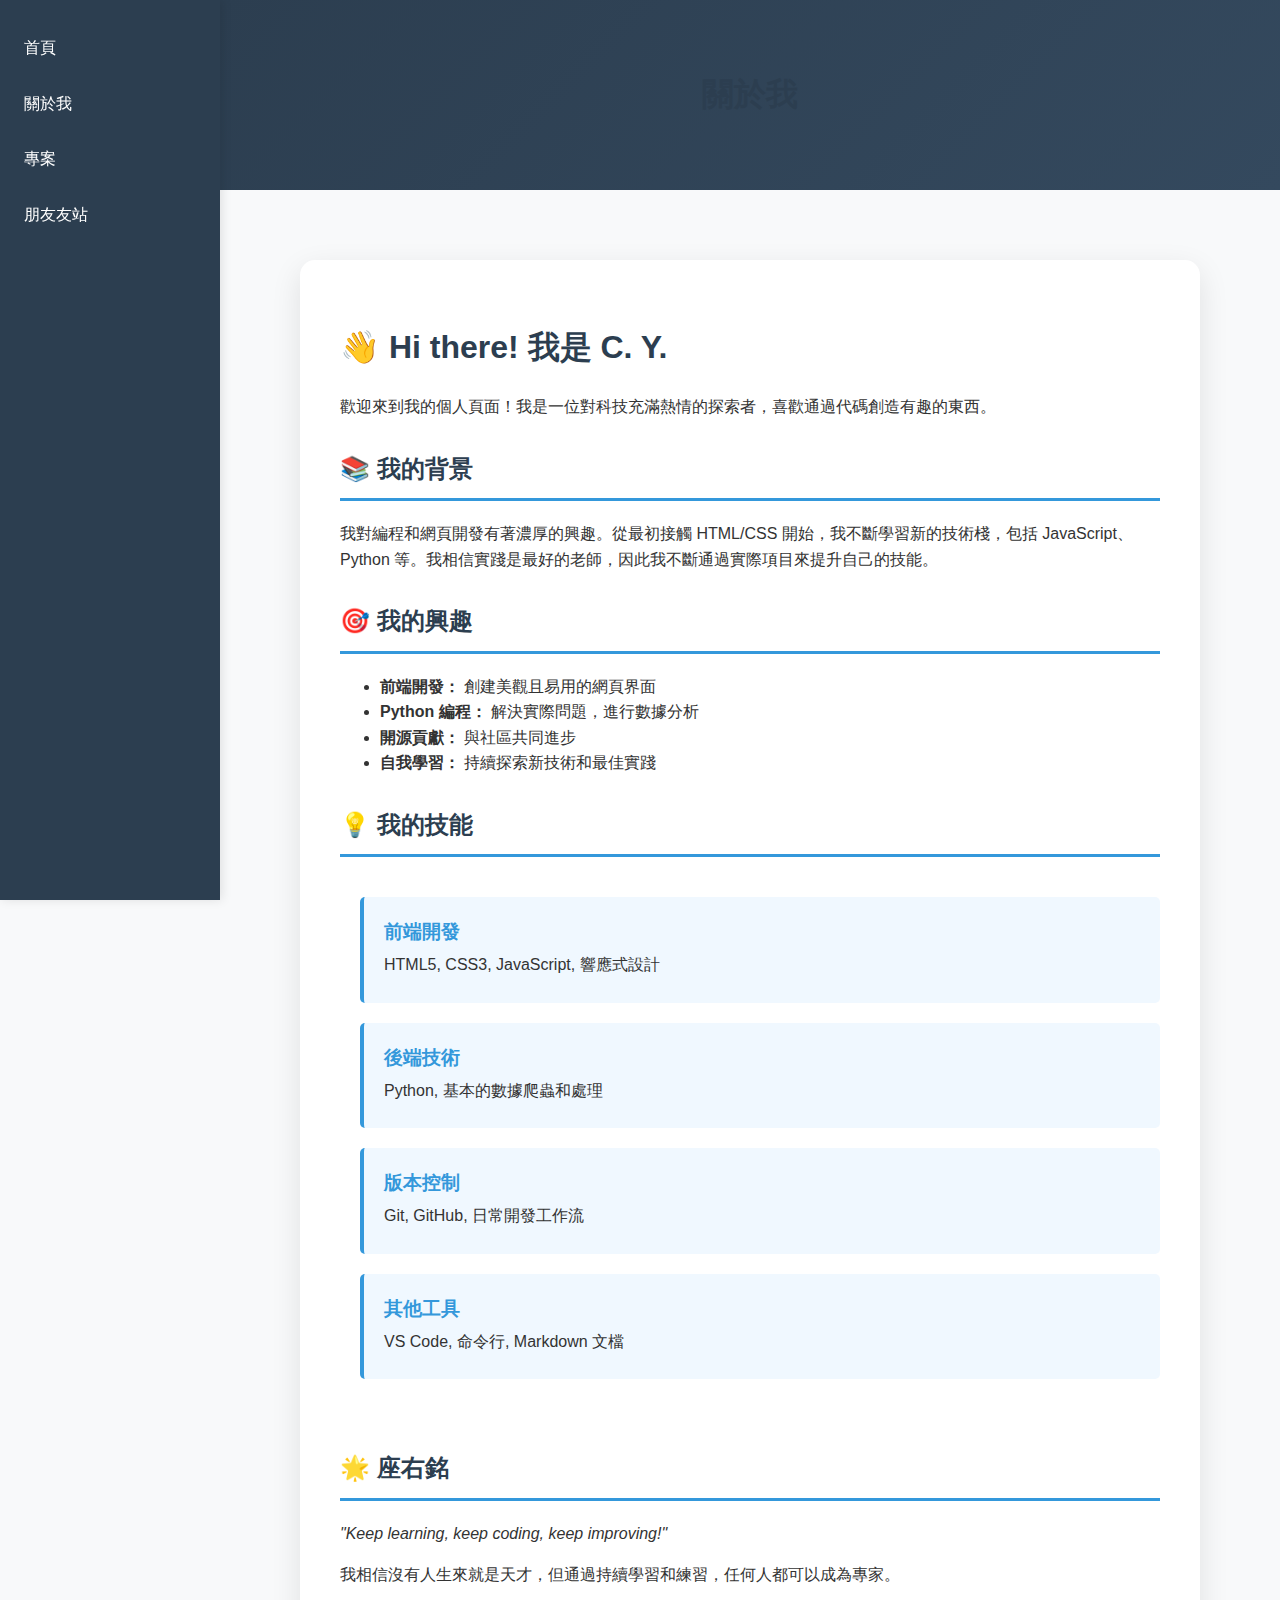
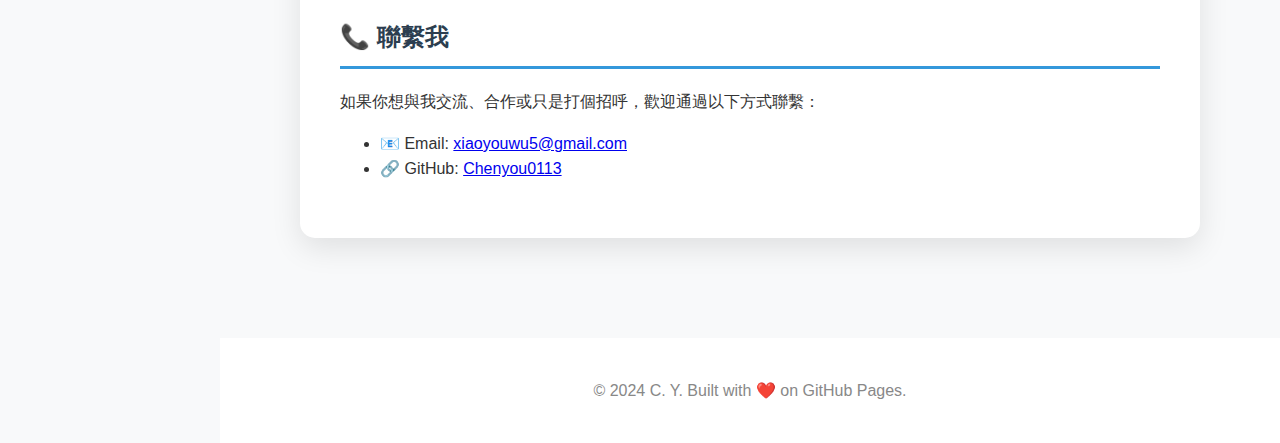
<file: about.html>
<!DOCTYPE html>
<html lang="zh-Hant">
<head>
    <meta charset="UTF-8">
    <meta name="viewport" content="width=device-width, initial-scale=1.0">
    <title>關於我 | C. Y.</title>
    <style>
        :root {
            --primary-color: #2c3e50;
            --accent-color: #3498db;
            --bg-color: #f8f9fa;
            --text-color: #333;
        }

        body {
            font-family: 'PingFang TC', 'Microsoft JhengHei', sans-serif;
            line-height: 1.6;
            margin: 0;
            margin-left: 220px;
            background-color: var(--bg-color);
            color: var(--text-color);
        }

        @keyframes fadeInUp {
            from { opacity: 0; transform: translateY(20px); }
            to { opacity: 1; transform: translateY(0); }
        }

        .animate {
            animation: fadeInUp 0.8s ease-out forwards;
        }

        header {
            background: linear-gradient(135deg, #2c3e50 0%, #34495e 100%);
            color: white;
            padding: 3rem 1rem;
            text-align: center;
        }

        nav {
            background: var(--primary-color);
            padding: 0;
            margin: 0;
            position: fixed;
            left: 0;
            top: 0;
            width: 220px;
            height: 100vh;
            overflow-y: auto;
            box-shadow: 2px 0 10px rgba(0,0,0,0.1);
        }

        nav ul {
            list-style: none;
            margin: 0;
            padding: 20px 0;
            display: flex;
            flex-direction: column;
        }

        nav li {
            margin: 0;
        }

        nav a {
            color: white;
            text-decoration: none;
            padding: 15px 20px;
            display: block;
            transition: 0.3s;
            font-weight: 500;
            border-left: 4px solid transparent;
        }

        nav a:hover {
            background: var(--accent-color);
            border-left-color: white;
        }

        .container {
            max-width: 900px;
            margin: 50px auto;
            padding: 20px;
        }

        .content-card {
            background: white;
            border-radius: 15px;
            padding: 40px;
            box-shadow: 0 10px 30px rgba(0,0,0,0.1);
            margin-bottom: 30px;
        }

        h1, h2 {
            color: var(--primary-color);
        }

        h2 {
            margin-top: 30px;
            border-bottom: 3px solid var(--accent-color);
            padding-bottom: 10px;
        }

        .timeline {
            position: relative;
            padding: 20px 0;
        }

        .timeline-item {
            padding: 20px;
            border-left: 4px solid var(--accent-color);
            margin-left: 20px;
            margin-bottom: 20px;
            background: #f0f8ff;
            border-radius: 5px;
        }

        .timeline-item h3 {
            margin: 0 0 5px 0;
            color: var(--accent-color);
        }

        .timeline-item p {
            margin: 5px 0;
        }

        footer {
            text-align: center;
            padding: 40px;
            color: #888;
            background: white;
            margin-top: 50px;
        }

        @media (max-width: 600px) {
            .container { margin-top: 20px; }
            nav ul { flex-direction: column; }
            nav a { padding: 10px; }
        }
    </style>
</head>
<body>

    <header>
        <h1>關於我</h1>
    </header>

    <nav>
        <ul>
            <li><a href="index.html">首頁</a></li>
            <li><a href="about.html">關於我</a></li>
            <li><a href="projects.html">專案</a></li>
            <li><a href="friends.html">朋友友站</a></li>
        </ul>
    </nav>

    <div class="container">
        <div class="content-card animate">
            <h1>👋 Hi there! 我是 C. Y.</h1>
            <p>歡迎來到我的個人頁面！我是一位對科技充滿熱情的探索者，喜歡通過代碼創造有趣的東西。</p>

            <h2>📚 我的背景</h2>
            <p>我對編程和網頁開發有著濃厚的興趣。從最初接觸 HTML/CSS 開始，我不斷學習新的技術棧，包括 JavaScript、Python 等。我相信實踐是最好的老師，因此我不斷通過實際項目來提升自己的技能。</p>

            <h2>🎯 我的興趣</h2>
            <ul>
                <li><strong>前端開發：</strong> 創建美觀且易用的網頁界面</li>
                <li><strong>Python 編程：</strong> 解決實際問題，進行數據分析</li>
                <li><strong>開源貢獻：</strong> 與社區共同進步</li>
                <li><strong>自我學習：</strong> 持續探索新技術和最佳實踐</li>
            </ul>

            <h2>💡 我的技能</h2>
            <div class="timeline">
                <div class="timeline-item">
                    <h3>前端開發</h3>
                    <p>HTML5, CSS3, JavaScript, 響應式設計</p>
                </div>
                <div class="timeline-item">
                    <h3>後端技術</h3>
                    <p>Python, 基本的數據爬蟲和處理</p>
                </div>
                <div class="timeline-item">
                    <h3>版本控制</h3>
                    <p>Git, GitHub, 日常開發工作流</p>
                </div>
                <div class="timeline-item">
                    <h3>其他工具</h3>
                    <p>VS Code, 命令行, Markdown 文檔</p>
                </div>
            </div>

            <h2>🌟 座右銘</h2>
            <p><em>"Keep learning, keep coding, keep improving!"</em></p>
            <p>我相信沒有人生來就是天才，但通過持續學習和練習，任何人都可以成為專家。</p>

            <h2>📞 聯繫我</h2>
            <p>如果你想與我交流、合作或只是打個招呼，歡迎通過以下方式聯繫：</p>
            <ul>
                <li>📧 Email: <a href="mailto:xiaoyouwu5@gmail.com">xiaoyouwu5@gmail.com</a></li>
                <li>🔗 GitHub: <a href="https://github.com/Chenyou0113" target="_blank">Chenyou0113</a></li>
            </ul>
        </div>
    </div>

    <footer>
        &copy; 2024 C. Y. Built with ❤️ on GitHub Pages.
    </footer>

</body>
</html>
</file>
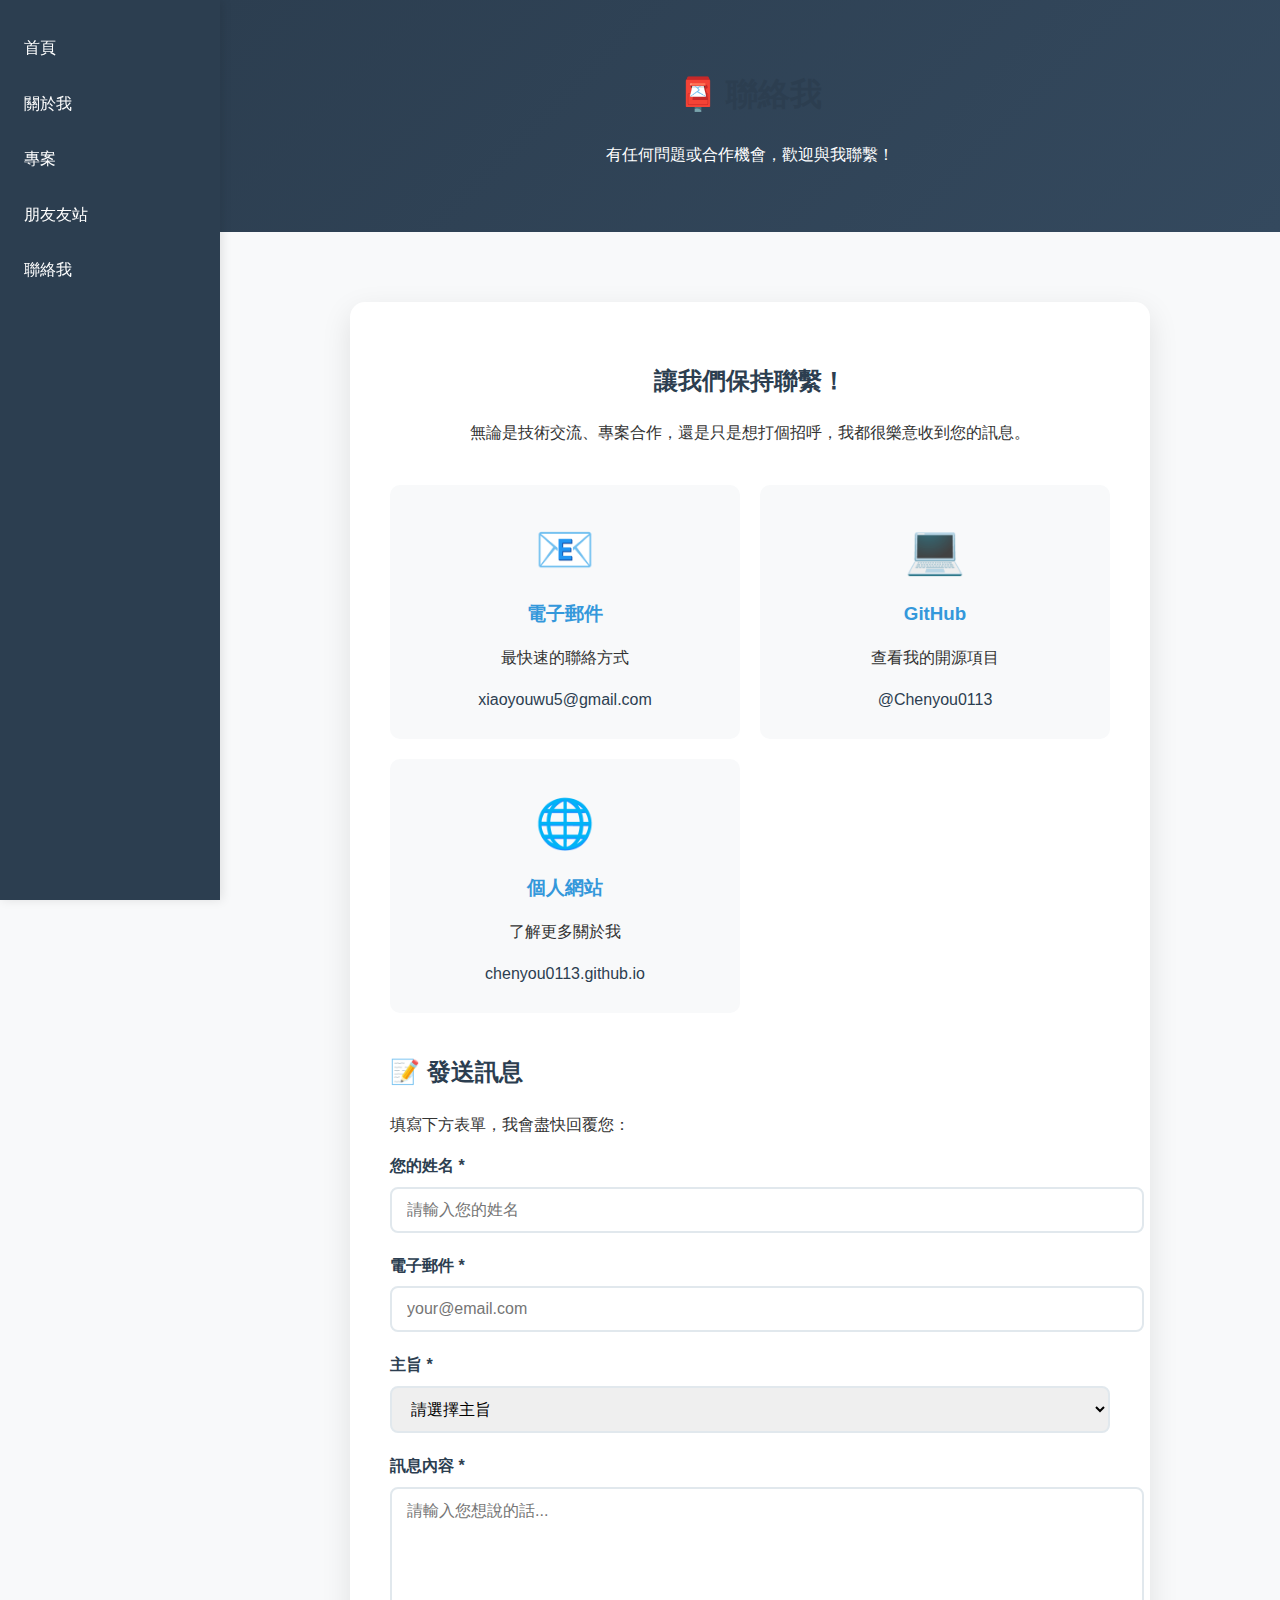
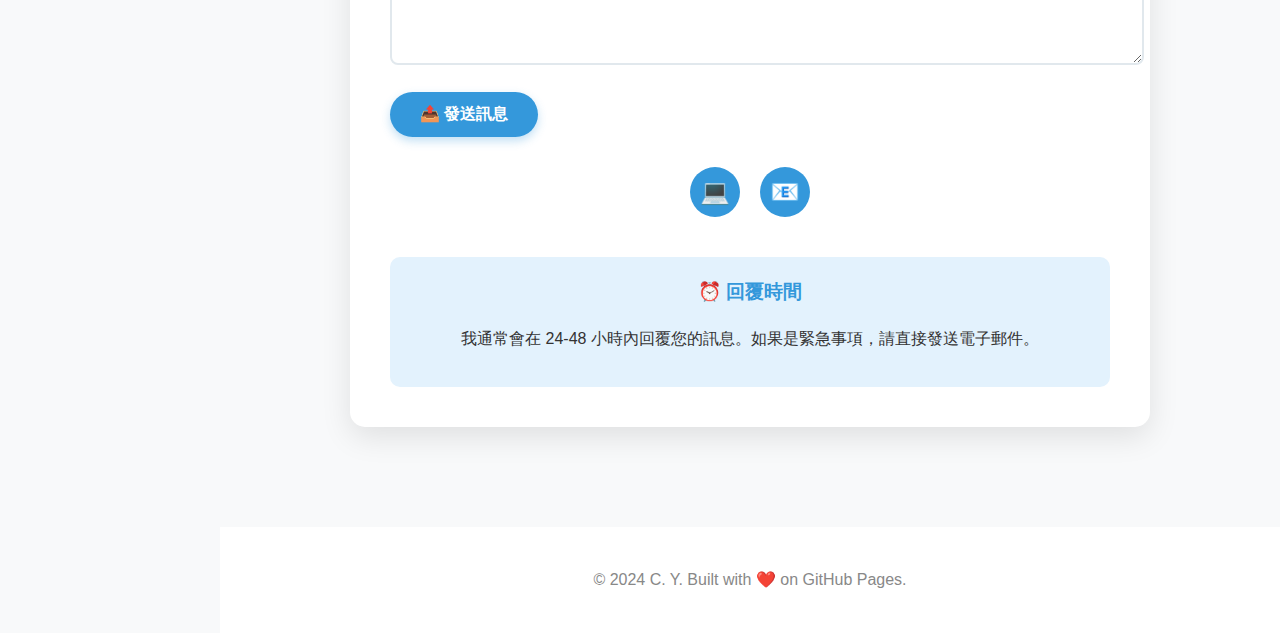
<file: contact.html>
<!DOCTYPE html>
<html lang="zh-Hant">
<head>
    <meta charset="UTF-8">
    <meta name="viewport" content="width=device-width, initial-scale=1.0">
    <title>聯絡我 | C. Y.</title>
    <style>
        :root {
            --primary-color: #2c3e50;
            --accent-color: #3498db;
            --bg-color: #f8f9fa;
            --text-color: #333;
        }

        body {
            font-family: 'PingFang TC', 'Microsoft JhengHei', sans-serif;
            line-height: 1.6;
            margin: 0;
            margin-left: 220px;
            background-color: var(--bg-color);
            color: var(--text-color);
        }

        @keyframes fadeInUp {
            from { opacity: 0; transform: translateY(20px); }
            to { opacity: 1; transform: translateY(0); }
        }

        .animate {
            animation: fadeInUp 0.8s ease-out forwards;
        }

        header {
            background: linear-gradient(135deg, #2c3e50 0%, #34495e 100%);
            color: white;
            padding: 3rem 1rem;
            text-align: center;
        }

        nav {
            background: var(--primary-color);
            padding: 0;
            margin: 0;
            position: fixed;
            left: 0;
            top: 0;
            width: 220px;
            height: 100vh;
            overflow-y: auto;
            box-shadow: 2px 0 10px rgba(0,0,0,0.1);
        }

        nav ul {
            list-style: none;
            margin: 0;
            padding: 20px 0;
            display: flex;
            flex-direction: column;
        }

        nav li {
            margin: 0;
        }

        nav a {
            color: white;
            text-decoration: none;
            padding: 15px 20px;
            display: block;
            transition: 0.3s;
            font-weight: 500;
            border-left: 4px solid transparent;
        }

        nav a:hover {
            background: var(--accent-color);
            border-left-color: white;
        }

        .container {
            max-width: 800px;
            margin: 50px auto;
            padding: 20px;
        }

        .content-card {
            background: white;
            border-radius: 15px;
            padding: 40px;
            box-shadow: 0 10px 30px rgba(0,0,0,0.1);
            margin-bottom: 30px;
        }

        h1, h2 {
            color: var(--primary-color);
        }

        .contact-intro {
            text-align: center;
            margin-bottom: 40px;
        }

        .contact-methods {
            display: grid;
            grid-template-columns: repeat(auto-fit, minmax(250px, 1fr));
            gap: 20px;
            margin-bottom: 40px;
        }

        .contact-method {
            background: #f8f9fa;
            padding: 25px;
            border-radius: 10px;
            text-align: center;
            transition: 0.3s;
            border: 2px solid transparent;
        }

        .contact-method:hover {
            border-color: var(--accent-color);
            transform: translateY(-5px);
            box-shadow: 0 5px 15px rgba(52,152,219,0.2);
        }

        .contact-method .icon {
            font-size: 3em;
            margin-bottom: 10px;
        }

        .contact-method h3 {
            margin: 10px 0;
            color: var(--accent-color);
        }

        .contact-method a {
            color: var(--primary-color);
            text-decoration: none;
            font-weight: 500;
        }

        .contact-method a:hover {
            color: var(--accent-color);
        }

        .form-section {
            margin-top: 40px;
        }

        .form-group {
            margin-bottom: 20px;
        }

        .form-group label {
            display: block;
            margin-bottom: 8px;
            font-weight: 600;
            color: var(--primary-color);
        }

        .form-group input,
        .form-group textarea,
        .form-group select {
            width: 100%;
            padding: 12px 15px;
            border: 2px solid #e1e8ed;
            border-radius: 8px;
            font-size: 1em;
            font-family: inherit;
            transition: 0.3s;
        }

        .form-group input:focus,
        .form-group textarea:focus,
        .form-group select:focus {
            outline: none;
            border-color: var(--accent-color);
            box-shadow: 0 0 0 3px rgba(52,152,219,0.1);
        }

        .form-group textarea {
            resize: vertical;
            min-height: 150px;
        }

        .btn {
            display: inline-block;
            padding: 12px 30px;
            background: var(--accent-color);
            color: white;
            text-decoration: none;
            border-radius: 30px;
            font-weight: 600;
            transition: 0.3s;
            border: none;
            cursor: pointer;
            font-size: 1em;
            box-shadow: 0 4px 10px rgba(52,152,219,0.3);
        }

        .btn:hover {
            background: #2980b9;
            transform: translateY(-2px);
            box-shadow: 0 6px 15px rgba(52,152,219,0.4);
        }

        .btn:disabled {
            background: #95a5a6;
            cursor: not-allowed;
            transform: none;
        }

        .social-links {
            display: flex;
            justify-content: center;
            gap: 20px;
            margin-top: 30px;
        }

        .social-link {
            width: 50px;
            height: 50px;
            border-radius: 50%;
            background: var(--accent-color);
            color: white;
            display: flex;
            align-items: center;
            justify-content: center;
            text-decoration: none;
            font-size: 1.5em;
            transition: 0.3s;
        }

        .social-link:hover {
            transform: scale(1.1) rotate(5deg);
            box-shadow: 0 5px 15px rgba(52,152,219,0.4);
        }

        footer {
            text-align: center;
            padding: 40px;
            color: #888;
            background: white;
            margin-top: 50px;
        }

        @media (max-width: 900px) {
            body { margin-left: 0; }
            nav {
                position: relative;
                width: 100%;
                height: auto;
            }
            nav ul {
                flex-direction: row;
                flex-wrap: wrap;
                padding: 0;
            }
            nav a {
                border-left: none;
                border-bottom: 4px solid transparent;
                padding: 10px 15px;
            }
            nav a:hover {
                border-left: none;
                border-bottom-color: white;
            }
            .container { padding: 15px; }
            .content-card { padding: 25px; }
            .contact-methods { grid-template-columns: 1fr; }
        }
    </style>
</head>
<body>

    <header>
        <h1>📮 聯絡我</h1>
        <p>有任何問題或合作機會，歡迎與我聯繫！</p>
    </header>

    <nav>
        <ul>
            <li><a href="index.html">首頁</a></li>
            <li><a href="about.html">關於我</a></li>
            <li><a href="projects.html">專案</a></li>
            <li><a href="friends.html">朋友友站</a></li>
            <li><a href="contact.html">聯絡我</a></li>
        </ul>
    </nav>

    <div class="container">
        <div class="content-card animate">
            <div class="contact-intro">
                <h2>讓我們保持聯繫！</h2>
                <p>無論是技術交流、專案合作，還是只是想打個招呼，我都很樂意收到您的訊息。</p>
            </div>

            <!-- 聯絡方式 -->
            <div class="contact-methods">
                <div class="contact-method">
                    <div class="icon">📧</div>
                    <h3>電子郵件</h3>
                    <p>最快速的聯絡方式</p>
                    <a href="mailto:xiaoyouwu5@gmail.com">xiaoyouwu5@gmail.com</a>
                </div>

                <div class="contact-method">
                    <div class="icon">💻</div>
                    <h3>GitHub</h3>
                    <p>查看我的開源項目</p>
                    <a href="https://github.com/Chenyou0113" target="_blank">@Chenyou0113</a>
                </div>

                <div class="contact-method">
                    <div class="icon">🌐</div>
                    <h3>個人網站</h3>
                    <p>了解更多關於我</p>
                    <a href="https://chenyou0113.github.io">chenyou0113.github.io</a>
                </div>
            </div>

            <!-- 聯絡表單 -->
            <div class="form-section">
                <h2>📝 發送訊息</h2>
                <p>填寫下方表單，我會盡快回覆您：</p>

                <form id="contact-form">
                    <div class="form-group">
                        <label for="name">您的姓名 *</label>
                        <input type="text" id="name" name="name" required placeholder="請輸入您的姓名">
                    </div>

                    <div class="form-group">
                        <label for="email">電子郵件 *</label>
                        <input type="email" id="email" name="email" required placeholder="your@email.com">
                    </div>

                    <div class="form-group">
                        <label for="subject">主旨 *</label>
                        <select id="subject" name="subject" required>
                            <option value="">請選擇主旨</option>
                            <option value="general">一般詢問</option>
                            <option value="collaboration">合作提案</option>
                            <option value="technical">技術交流</option>
                            <option value="feedback">意見回饋</option>
                            <option value="other">其他</option>
                        </select>
                    </div>

                    <div class="form-group">
                        <label for="message">訊息內容 *</label>
                        <textarea id="message" name="message" required placeholder="請輸入您想說的話..."></textarea>
                    </div>

                    <button type="submit" class="btn">📤 發送訊息</button>
                </form>
            </div>

            <!-- 社交媒體連結 -->
            <div class="social-links">
                <a href="https://github.com/Chenyou0113" class="social-link" target="_blank" title="GitHub">
                    <span>💻</span>
                </a>
                <a href="mailto:xiaoyouwu5@gmail.com" class="social-link" title="Email">
                    <span>📧</span>
                </a>
            </div>

            <div style="margin-top: 40px; padding: 20px; background: #e3f2fd; border-radius: 10px; text-align: center;">
                <h3 style="color: var(--accent-color); margin-top: 0;">⏰ 回覆時間</h3>
                <p>我通常會在 24-48 小時內回覆您的訊息。如果是緊急事項，請直接發送電子郵件。</p>
            </div>
        </div>
    </div>

    <footer>
        &copy; 2024 C. Y. Built with ❤️ on GitHub Pages.
    </footer>

    <script src="script.js"></script>
</body>
</html>
</file>
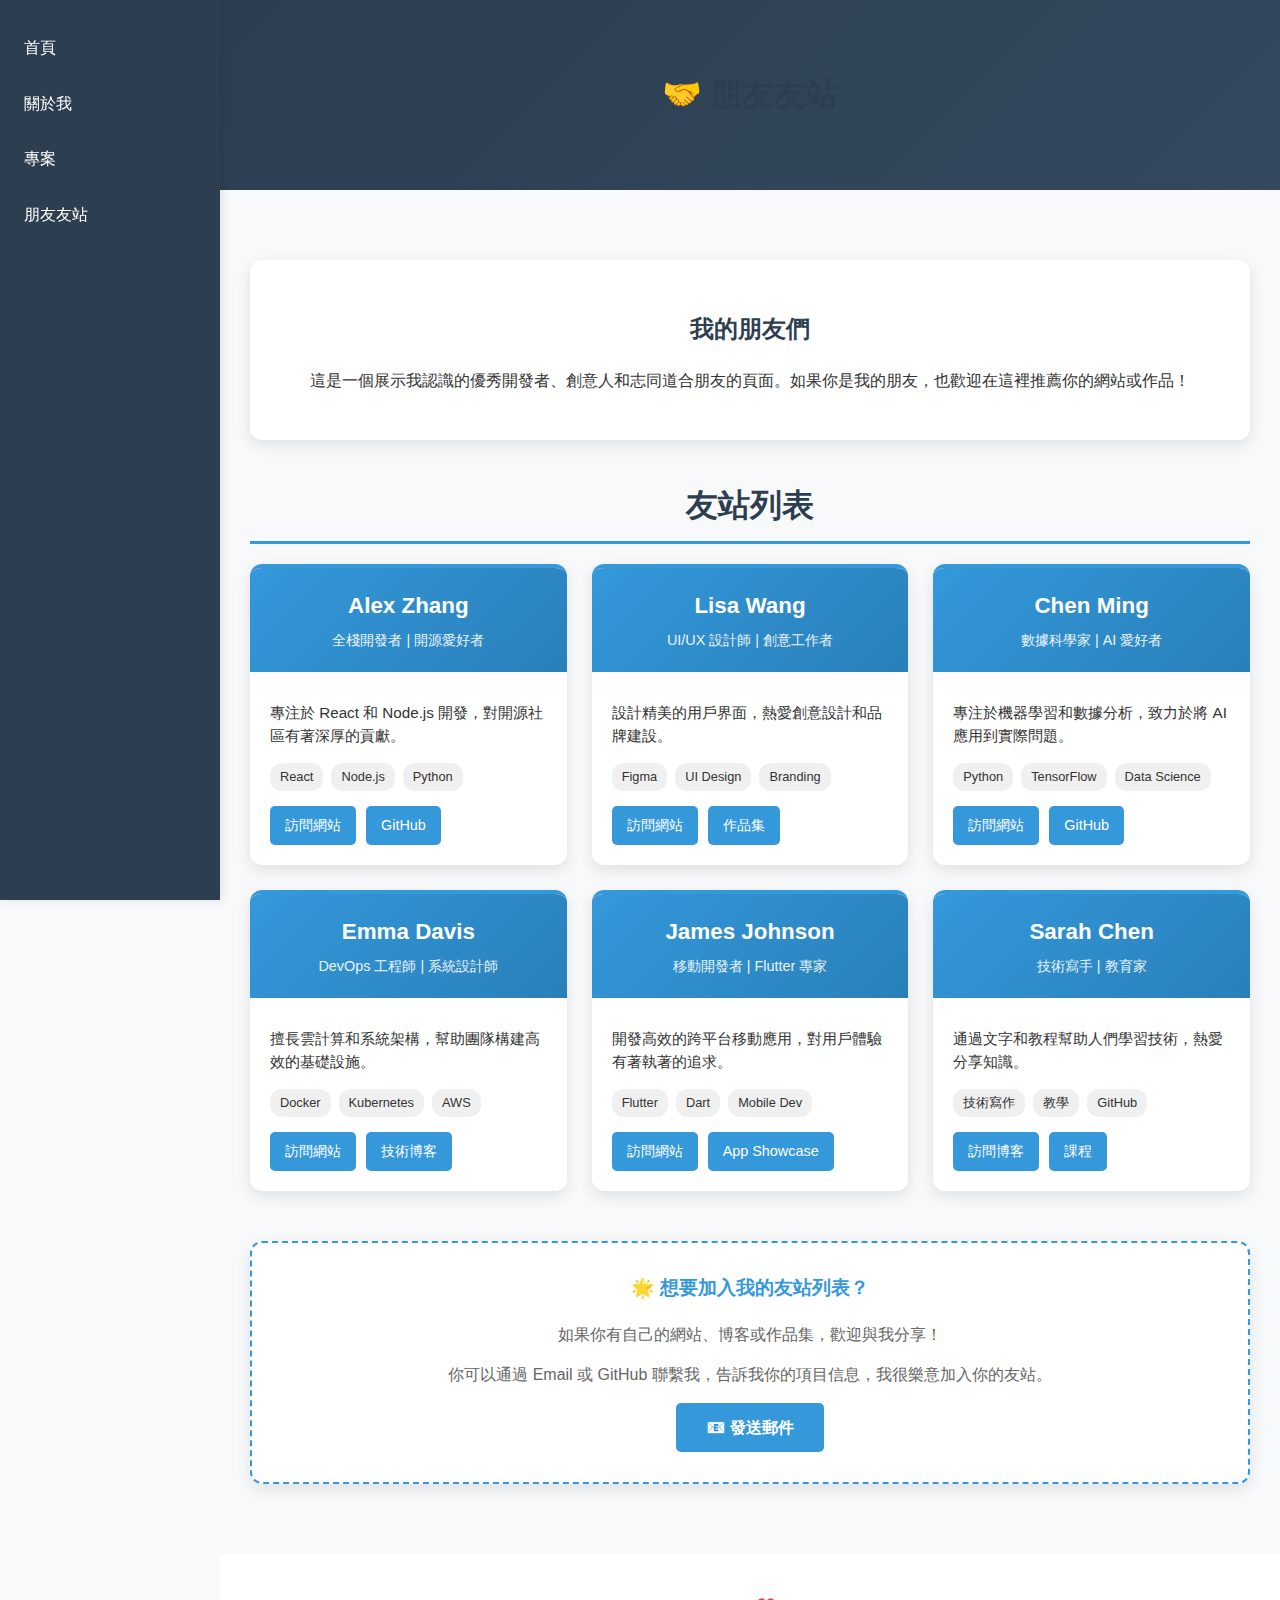
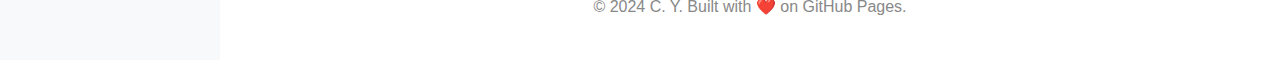
<file: friends.html>
<!DOCTYPE html>
<html lang="zh-Hant">
<head>
    <meta charset="UTF-8">
    <meta name="viewport" content="width=device-width, initial-scale=1.0">
    <title>朋友友站 | C. Y.</title>
    <style>
        :root {
            --primary-color: #2c3e50;
            --accent-color: #3498db;
            --bg-color: #f8f9fa;
            --text-color: #333;
        }

        body {
            font-family: 'PingFang TC', 'Microsoft JhengHei', sans-serif;
            line-height: 1.6;
            margin: 0;
            margin-left: 220px;
            background-color: var(--bg-color);
            color: var(--text-color);
        }

        @keyframes fadeInUp {
            from { opacity: 0; transform: translateY(20px); }
            to { opacity: 1; transform: translateY(0); }
        }

        .animate {
            animation: fadeInUp 0.8s ease-out forwards;
        }

        header {
            background: linear-gradient(135deg, #2c3e50 0%, #34495e 100%);
            color: white;
            padding: 3rem 1rem;
            text-align: center;
        }

        nav {
            background: var(--primary-color);
            padding: 0;
            margin: 0;
            position: fixed;
            left: 0;
            top: 0;
            width: 220px;
            height: 100vh;
            overflow-y: auto;
            box-shadow: 2px 0 10px rgba(0,0,0,0.1);
        }

        nav ul {
            list-style: none;
            margin: 0;
            padding: 20px 0;
            display: flex;
            flex-direction: column;
        }

        nav li {
            margin: 0;
        }

        nav a {
            color: white;
            text-decoration: none;
            padding: 15px 20px;
            display: block;
            transition: 0.3s;
            font-weight: 500;
            border-left: 4px solid transparent;
        }

        nav a:hover {
            background: var(--accent-color);
            border-left-color: white;
        }

        .container {
            max-width: 1000px;
            margin: 50px auto;
            padding: 20px;
        }

        h1, h2 {
            color: var(--primary-color);
        }

        .intro-card {
            background: white;
            border-radius: 12px;
            padding: 30px;
            box-shadow: 0 5px 15px rgba(0,0,0,0.1);
            margin-bottom: 40px;
            text-align: center;
        }

        .section-title {
            margin: 40px 0 20px;
            text-align: center;
            color: var(--primary-color);
            font-size: 2em;
            border-bottom: 3px solid var(--accent-color);
            padding-bottom: 10px;
        }

        .friends-grid {
            display: grid;
            grid-template-columns: repeat(auto-fit, minmax(280px, 1fr));
            gap: 25px;
            margin-bottom: 50px;
        }

        .friend-card {
            background: white;
            border-radius: 12px;
            padding: 0;
            box-shadow: 0 5px 15px rgba(0,0,0,0.1);
            transition: transform 0.3s, box-shadow 0.3s;
            overflow: hidden;
            border-top: 4px solid var(--accent-color);
        }

        .friend-card:hover {
            transform: translateY(-8px);
            box-shadow: 0 12px 25px rgba(0,0,0,0.15);
        }

        .friend-header {
            background: linear-gradient(135deg, #3498db 0%, #2980b9 100%);
            color: white;
            padding: 20px;
            text-align: center;
        }

        .friend-name {
            font-size: 1.4em;
            margin: 0;
            font-weight: bold;
        }

        .friend-title {
            margin: 5px 0 0 0;
            font-size: 0.9em;
            opacity: 0.9;
        }

        .friend-content {
            padding: 20px;
        }

        .friend-content p {
            margin: 10px 0;
            font-size: 0.95em;
            line-height: 1.5;
        }

        .friend-skills {
            display: flex;
            flex-wrap: wrap;
            gap: 8px;
            margin: 15px 0;
        }

        .skill-badge {
            background: #f0f0f0;
            color: #333;
            padding: 4px 10px;
            border-radius: 12px;
            font-size: 0.8em;
            font-weight: 500;
        }

        .friend-links {
            display: flex;
            gap: 10px;
            margin-top: 15px;
            flex-wrap: wrap;
        }

        .friend-link {
            display: inline-block;
            background: var(--accent-color);
            color: white;
            padding: 8px 15px;
            text-decoration: none;
            border-radius: 5px;
            transition: 0.3s;
            font-weight: 500;
            font-size: 0.9em;
        }

        .friend-link:hover {
            background: #2980b9;
            text-decoration: none;
        }

        .add-friend {
            background: white;
            border-radius: 12px;
            padding: 30px;
            text-align: center;
            box-shadow: 0 5px 15px rgba(0,0,0,0.1);
            border: 2px dashed var(--accent-color);
        }

        .add-friend h3 {
            color: var(--accent-color);
            margin-top: 0;
        }

        .add-friend p {
            color: #666;
            margin: 15px 0;
        }

        .add-btn {
            background: var(--accent-color);
            color: white;
            padding: 12px 30px;
            text-decoration: none;
            border-radius: 5px;
            transition: 0.3s;
            font-weight: bold;
            display: inline-block;
            border: none;
            cursor: pointer;
            font-size: 1em;
        }

        .add-btn:hover {
            background: #2980b9;
        }

        footer {
            text-align: center;
            padding: 40px;
            color: #888;
            background: white;
            margin-top: 50px;
        }

        @media (max-width: 900px) {
            body { margin-left: 0; }
            nav {
                position: relative;
                width: 100%;
                height: auto;
            }
            nav ul {
                flex-direction: row;
                flex-wrap: wrap;
                padding: 0;
            }
            nav a {
                border-left: none;
                border-bottom: 4px solid transparent;
                padding: 10px 15px;
            }
            nav a:hover {
                border-left: none;
                border-bottom-color: white;
            }
            .container { margin-left: 0; }
            .friends-grid { grid-template-columns: 1fr; }
            .friend-links { flex-direction: column; }
            .friend-link { width: 100%; text-align: center; }
        }
    </style>
</head>
<body>

    <header>
        <h1>🤝 朋友友站</h1>
    </header>

    <nav>
        <ul>
            <li><a href="index.html">首頁</a></li>
            <li><a href="about.html">關於我</a></li>
            <li><a href="projects.html">專案</a></li>
            <li><a href="friends.html">朋友友站</a></li>
        </ul>
    </nav>

    <div class="container">
        <div class="intro-card animate">
            <h2>我的朋友們</h2>
            <p>這是一個展示我認識的優秀開發者、創意人和志同道合朋友的頁面。如果你是我的朋友，也歡迎在這裡推薦你的網站或作品！</p>
        </div>

        <h2 class="section-title animate">友站列表</h2>

        <div class="friends-grid animate">
            <!-- 友站示例 1 -->
            <div class="friend-card">
                <div class="friend-header">
                    <h3 class="friend-name">Alex Zhang</h3>
                    <p class="friend-title">全棧開發者 | 開源愛好者</p>
                </div>
                <div class="friend-content">
                    <p>專注於 React 和 Node.js 開發，對開源社區有著深厚的貢獻。</p>
                    <div class="friend-skills">
                        <span class="skill-badge">React</span>
                        <span class="skill-badge">Node.js</span>
                        <span class="skill-badge">Python</span>
                    </div>
                    <div class="friend-links">
                        <a href="#" class="friend-link">訪問網站</a>
                        <a href="#" class="friend-link">GitHub</a>
                    </div>
                </div>
            </div>

            <!-- 友站示例 2 -->
            <div class="friend-card">
                <div class="friend-header">
                    <h3 class="friend-name">Lisa Wang</h3>
                    <p class="friend-title">UI/UX 設計師 | 創意工作者</p>
                </div>
                <div class="friend-content">
                    <p>設計精美的用戶界面，熱愛創意設計和品牌建設。</p>
                    <div class="friend-skills">
                        <span class="skill-badge">Figma</span>
                        <span class="skill-badge">UI Design</span>
                        <span class="skill-badge">Branding</span>
                    </div>
                    <div class="friend-links">
                        <a href="#" class="friend-link">訪問網站</a>
                        <a href="#" class="friend-link">作品集</a>
                    </div>
                </div>
            </div>

            <!-- 友站示例 3 -->
            <div class="friend-card">
                <div class="friend-header">
                    <h3 class="friend-name">Chen Ming</h3>
                    <p class="friend-title">數據科學家 | AI 愛好者</p>
                </div>
                <div class="friend-content">
                    <p>專注於機器學習和數據分析，致力於將 AI 應用到實際問題。</p>
                    <div class="friend-skills">
                        <span class="skill-badge">Python</span>
                        <span class="skill-badge">TensorFlow</span>
                        <span class="skill-badge">Data Science</span>
                    </div>
                    <div class="friend-links">
                        <a href="#" class="friend-link">訪問網站</a>
                        <a href="#" class="friend-link">GitHub</a>
                    </div>
                </div>
            </div>

            <!-- 友站示例 4 -->
            <div class="friend-card">
                <div class="friend-header">
                    <h3 class="friend-name">Emma Davis</h3>
                    <p class="friend-title">DevOps 工程師 | 系統設計師</p>
                </div>
                <div class="friend-content">
                    <p>擅長雲計算和系統架構，幫助團隊構建高效的基礎設施。</p>
                    <div class="friend-skills">
                        <span class="skill-badge">Docker</span>
                        <span class="skill-badge">Kubernetes</span>
                        <span class="skill-badge">AWS</span>
                    </div>
                    <div class="friend-links">
                        <a href="#" class="friend-link">訪問網站</a>
                        <a href="#" class="friend-link">技術博客</a>
                    </div>
                </div>
            </div>

            <!-- 友站示例 5 -->
            <div class="friend-card">
                <div class="friend-header">
                    <h3 class="friend-name">James Johnson</h3>
                    <p class="friend-title">移動開發者 | Flutter 專家</p>
                </div>
                <div class="friend-content">
                    <p>開發高效的跨平台移動應用，對用戶體驗有著執著的追求。</p>
                    <div class="friend-skills">
                        <span class="skill-badge">Flutter</span>
                        <span class="skill-badge">Dart</span>
                        <span class="skill-badge">Mobile Dev</span>
                    </div>
                    <div class="friend-links">
                        <a href="#" class="friend-link">訪問網站</a>
                        <a href="#" class="friend-link">App Showcase</a>
                    </div>
                </div>
            </div>

            <!-- 友站示例 6 -->
            <div class="friend-card">
                <div class="friend-header">
                    <h3 class="friend-name">Sarah Chen</h3>
                    <p class="friend-title">技術寫手 | 教育家</p>
                </div>
                <div class="friend-content">
                    <p>通過文字和教程幫助人們學習技術，熱愛分享知識。</p>
                    <div class="friend-skills">
                        <span class="skill-badge">技術寫作</span>
                        <span class="skill-badge">教學</span>
                        <span class="skill-badge">GitHub</span>
                    </div>
                    <div class="friend-links">
                        <a href="#" class="friend-link">訪問博客</a>
                        <a href="#" class="friend-link">課程</a>
                    </div>
                </div>
            </div>
        </div>

        <div class="add-friend animate">
            <h3>🌟 想要加入我的友站列表？</h3>
            <p>如果你有自己的網站、博客或作品集，歡迎與我分享！</p>
            <p>你可以通過 Email 或 GitHub 聯繫我，告訴我你的項目信息，我很樂意加入你的友站。</p>
            <a href="mailto:xiaoyouwu5@gmail.com" class="add-btn">📧 發送郵件</a>
        </div>
    </div>

    <footer>
        &copy; 2024 C. Y. Built with ❤️ on GitHub Pages.
    </footer>

</body>
</html>
</file>
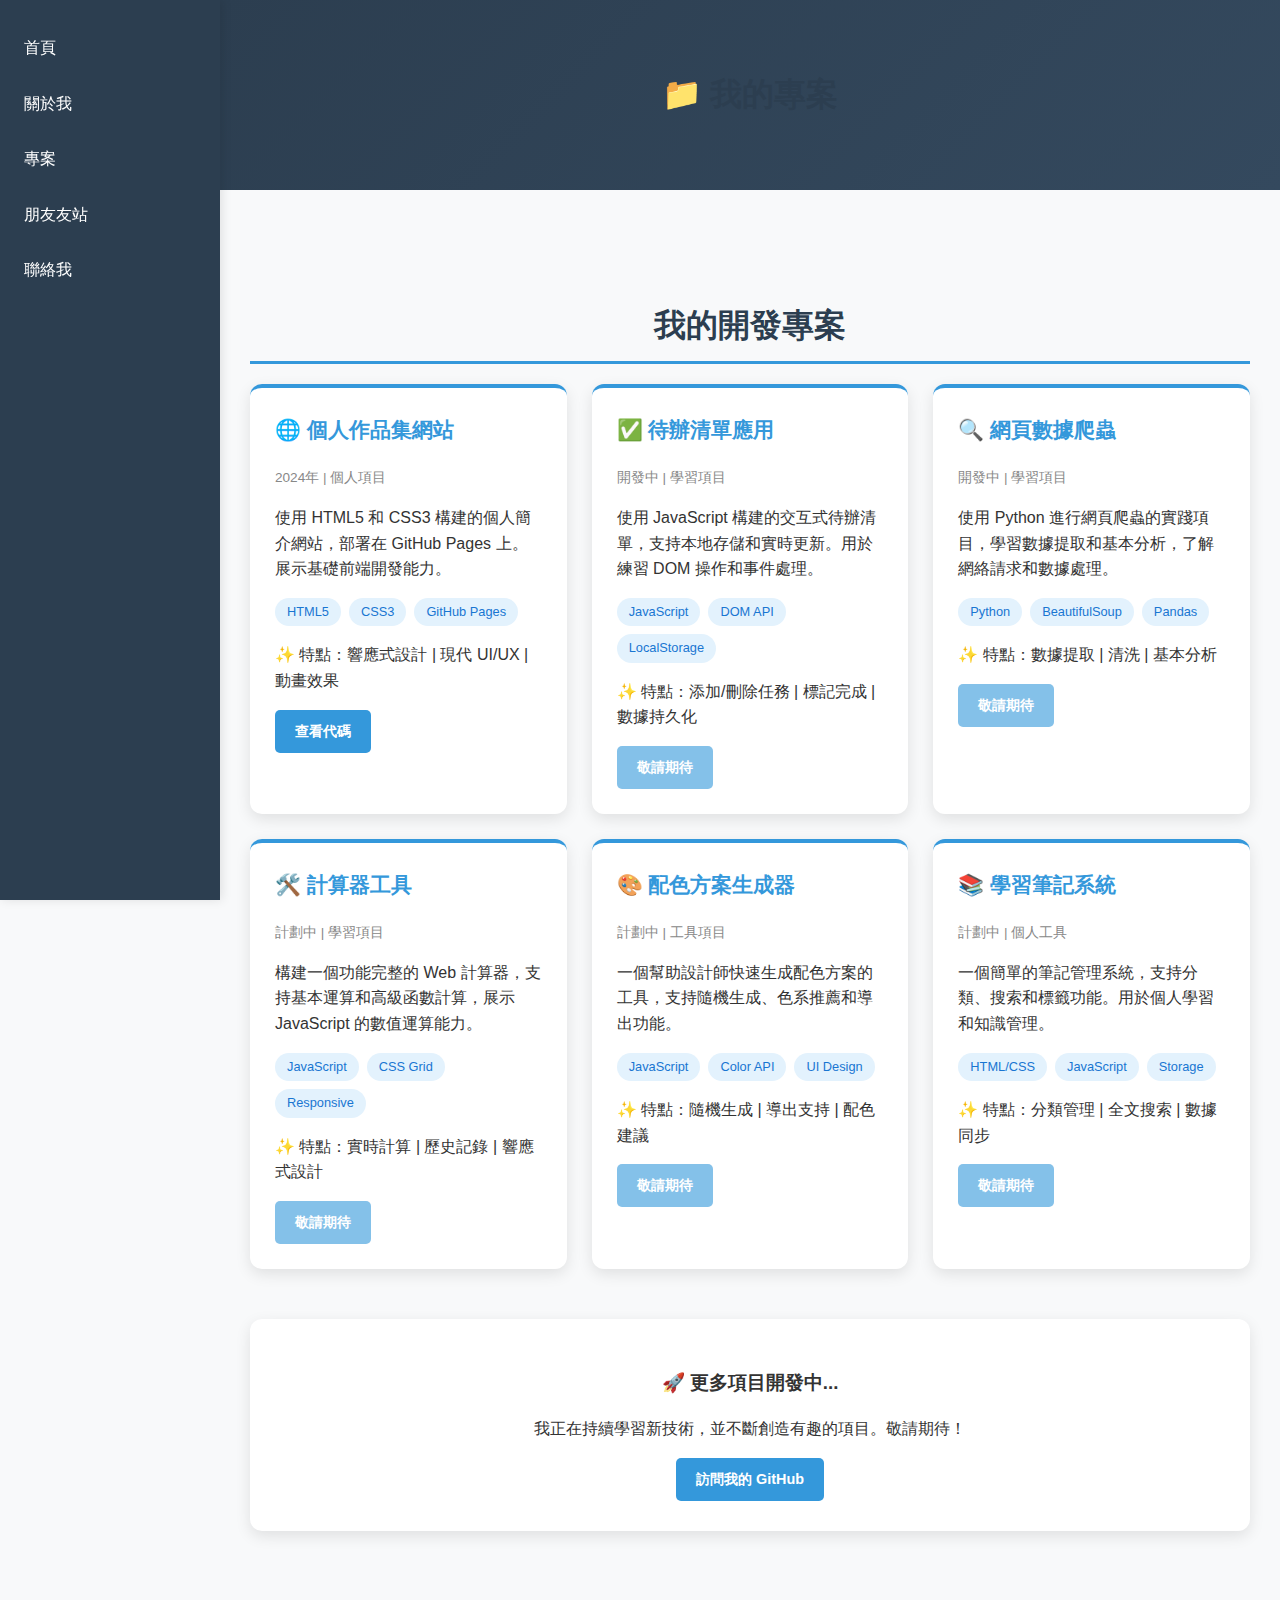
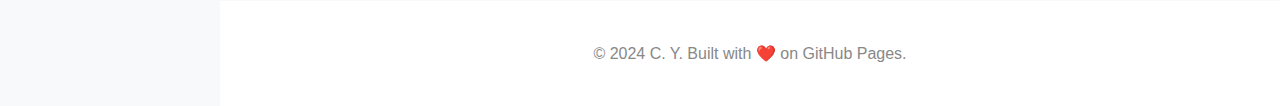
<file: projects.html>
<!DOCTYPE html>
<html lang="zh-Hant">
<head>
    <meta charset="UTF-8">
    <meta name="viewport" content="width=device-width, initial-scale=1.0">
    <title>專案 | C. Y.</title>
    <style>
        :root {
            --primary-color: #2c3e50;
            --accent-color: #3498db;
            --bg-color: #f8f9fa;
            --text-color: #333;
        }

        body {
            font-family: 'PingFang TC', 'Microsoft JhengHei', sans-serif;
            line-height: 1.6;
            margin: 0;
            margin-left: 220px;
            background-color: var(--bg-color);
            color: var(--text-color);
        }

        @keyframes fadeInUp {
            from { opacity: 0; transform: translateY(20px); }
            to { opacity: 1; transform: translateY(0); }
        }

        .animate {
            animation: fadeInUp 0.8s ease-out forwards;
        }

        header {
            background: linear-gradient(135deg, #2c3e50 0%, #34495e 100%);
            color: white;
            padding: 3rem 1rem;
            text-align: center;
        }

        nav {
            background: var(--primary-color);
            padding: 0;
            margin: 0;
            position: fixed;
            left: 0;
            top: 0;
            width: 220px;
            height: 100vh;
            overflow-y: auto;
            box-shadow: 2px 0 10px rgba(0,0,0,0.1);
        }

        nav ul {
            list-style: none;
            margin: 0;
            padding: 20px 0;
            display: flex;
            flex-direction: column;
        }

        nav li {
            margin: 0;
        }

        nav a {
            color: white;
            text-decoration: none;
            padding: 15px 20px;
            display: block;
            transition: 0.3s;
            font-weight: 500;
            border-left: 4px solid transparent;
        }

        nav a:hover {
            background: var(--accent-color);
            border-left-color: white;
        }

        .container {
            max-width: 1000px;
            margin: 50px auto;
            padding: 20px;
        }

        h1, h2 {
            color: var(--primary-color);
        }

        .section-title {
            margin: 40px 0 20px;
            text-align: center;
            color: var(--primary-color);
            font-size: 2em;
            border-bottom: 3px solid var(--accent-color);
            padding-bottom: 10px;
        }

        .project-grid {
            display: grid;
            grid-template-columns: repeat(auto-fit, minmax(300px, 1fr));
            gap: 25px;
            margin-bottom: 50px;
        }

        .project-card {
            background: white;
            border-radius: 12px;
            padding: 25px;
            box-shadow: 0 5px 15px rgba(0,0,0,0.1);
            transition: transform 0.3s, box-shadow 0.3s;
            border-top: 4px solid var(--accent-color);
        }

        .project-card:hover {
            transform: translateY(-8px);
            box-shadow: 0 12px 25px rgba(0,0,0,0.15);
        }

        .project-card h3 {
            margin-top: 0;
            color: var(--accent-color);
            font-size: 1.3em;
        }

        .project-card .meta {
            font-size: 0.85em;
            color: #888;
            margin-bottom: 10px;
        }

        .tech-tags {
            display: flex;
            flex-wrap: wrap;
            gap: 8px;
            margin: 15px 0;
        }

        .tech-tag {
            background: #e3f2fd;
            color: #1976d2;
            padding: 4px 12px;
            border-radius: 15px;
            font-size: 0.8em;
            font-weight: 500;
        }

        .btn {
            display: inline-block;
            background: var(--accent-color);
            color: white;
            padding: 10px 20px;
            text-decoration: none;
            border-radius: 5px;
            transition: 0.3s;
            font-weight: bold;
            font-size: 0.9em;
        }

        .btn:hover {
            background: #2980b9;
            text-decoration: none;
        }

        footer {
            text-align: center;
            padding: 40px;
            color: #888;
            background: white;
            margin-top: 50px;
        }

        @media (max-width: 900px) {
            body { margin-left: 0; }
            nav {
                position: relative;
                width: 100%;
                height: auto;
            }
            nav ul {
                flex-direction: row;
                flex-wrap: wrap;
                padding: 0;
            }
            nav a {
                border-left: none;
                border-bottom: 4px solid transparent;
                padding: 10px 15px;
            }
            nav a:hover {
                border-left: none;
                border-bottom-color: white;
            }
            .container { margin-left: 0; }
            .project-grid { grid-template-columns: 1fr; }
        }
    </style>
</head>
<body>

    <header>
        <h1>📁 我的專案</h1>
    </header>

    <nav>
        <ul>
            <li><a href="index.html">首頁</a></li>
            <li><a href="about.html">關於我</a></li>
            <li><a href="projects.html">專案</a></li>
            <li><a href="friends.html">朋友友站</a></li>
            <li><a href="contact.html">聯絡我</a></li>
        </ul>
    </nav>

    <div class="container">
        <h2 class="section-title animate">我的開發專案</h2>

        <div class="project-grid animate">
            <!-- 項目 1 -->
            <div class="project-card">
                <h3>🌐 個人作品集網站</h3>
                <div class="meta">2024年 | 個人項目</div>
                <p>使用 HTML5 和 CSS3 構建的個人簡介網站，部署在 GitHub Pages 上。展示基礎前端開發能力。</p>
                <div class="tech-tags">
                    <span class="tech-tag">HTML5</span>
                    <span class="tech-tag">CSS3</span>
                    <span class="tech-tag">GitHub Pages</span>
                </div>
                <p>✨ 特點：響應式設計 | 現代 UI/UX | 動畫效果</p>
                <a href="https://github.com/Chenyou0113" class="btn" target="_blank">查看代碼</a>
            </div>

            <!-- 項目 2 -->
            <div class="project-card">
                <h3>✅ 待辦清單應用</h3>
                <div class="meta">開發中 | 學習項目</div>
                <p>使用 JavaScript 構建的交互式待辦清單，支持本地存儲和實時更新。用於練習 DOM 操作和事件處理。</p>
                <div class="tech-tags">
                    <span class="tech-tag">JavaScript</span>
                    <span class="tech-tag">DOM API</span>
                    <span class="tech-tag">LocalStorage</span>
                </div>
                <p>✨ 特點：添加/刪除任務 | 標記完成 | 數據持久化</p>
                <a href="#" class="btn" style="opacity: 0.6; cursor: not-allowed;">敬請期待</a>
            </div>

            <!-- 項目 3 -->
            <div class="project-card">
                <h3>🔍 網頁數據爬蟲</h3>
                <div class="meta">開發中 | 學習項目</div>
                <p>使用 Python 進行網頁爬蟲的實踐項目，學習數據提取和基本分析，了解網絡請求和數據處理。</p>
                <div class="tech-tags">
                    <span class="tech-tag">Python</span>
                    <span class="tech-tag">BeautifulSoup</span>
                    <span class="tech-tag">Pandas</span>
                </div>
                <p>✨ 特點：數據提取 | 清洗 | 基本分析</p>
                <a href="#" class="btn" style="opacity: 0.6; cursor: not-allowed;">敬請期待</a>
            </div>

            <!-- 項目 4 -->
            <div class="project-card">
                <h3>🛠️ 計算器工具</h3>
                <div class="meta">計劃中 | 學習項目</div>
                <p>構建一個功能完整的 Web 計算器，支持基本運算和高級函數計算，展示 JavaScript 的數值運算能力。</p>
                <div class="tech-tags">
                    <span class="tech-tag">JavaScript</span>
                    <span class="tech-tag">CSS Grid</span>
                    <span class="tech-tag">Responsive</span>
                </div>
                <p>✨ 特點：實時計算 | 歷史記錄 | 響應式設計</p>
                <a href="#" class="btn" style="opacity: 0.6; cursor: not-allowed;">敬請期待</a>
            </div>

            <!-- 項目 5 -->
            <div class="project-card">
                <h3>🎨 配色方案生成器</h3>
                <div class="meta">計劃中 | 工具項目</div>
                <p>一個幫助設計師快速生成配色方案的工具，支持隨機生成、色系推薦和導出功能。</p>
                <div class="tech-tags">
                    <span class="tech-tag">JavaScript</span>
                    <span class="tech-tag">Color API</span>
                    <span class="tech-tag">UI Design</span>
                </div>
                <p>✨ 特點：隨機生成 | 導出支持 | 配色建議</p>
                <a href="#" class="btn" style="opacity: 0.6; cursor: not-allowed;">敬請期待</a>
            </div>

            <!-- 項目 6 -->
            <div class="project-card">
                <h3>📚 學習筆記系統</h3>
                <div class="meta">計劃中 | 個人工具</div>
                <p>一個簡單的筆記管理系統，支持分類、搜索和標籤功能。用於個人學習和知識管理。</p>
                <div class="tech-tags">
                    <span class="tech-tag">HTML/CSS</span>
                    <span class="tech-tag">JavaScript</span>
                    <span class="tech-tag">Storage</span>
                </div>
                <p>✨ 特點：分類管理 | 全文搜索 | 數據同步</p>
                <a href="#" class="btn" style="opacity: 0.6; cursor: not-allowed;">敬請期待</a>
            </div>
        </div>

        <div style="background: white; padding: 30px; border-radius: 12px; text-align: center; box-shadow: 0 5px 15px rgba(0,0,0,0.1);">
            <h3>🚀 更多項目開發中...</h3>
            <p>我正在持續學習新技術，並不斷創造有趣的項目。敬請期待！</p>
            <a href="https://github.com/Chenyou0113" class="btn" target="_blank">訪問我的 GitHub</a>
        </div>
    </div>

    <footer>
        &copy; 2024 C. Y. Built with ❤️ on GitHub Pages.
    </footer>

</body>
</html>
</file>
